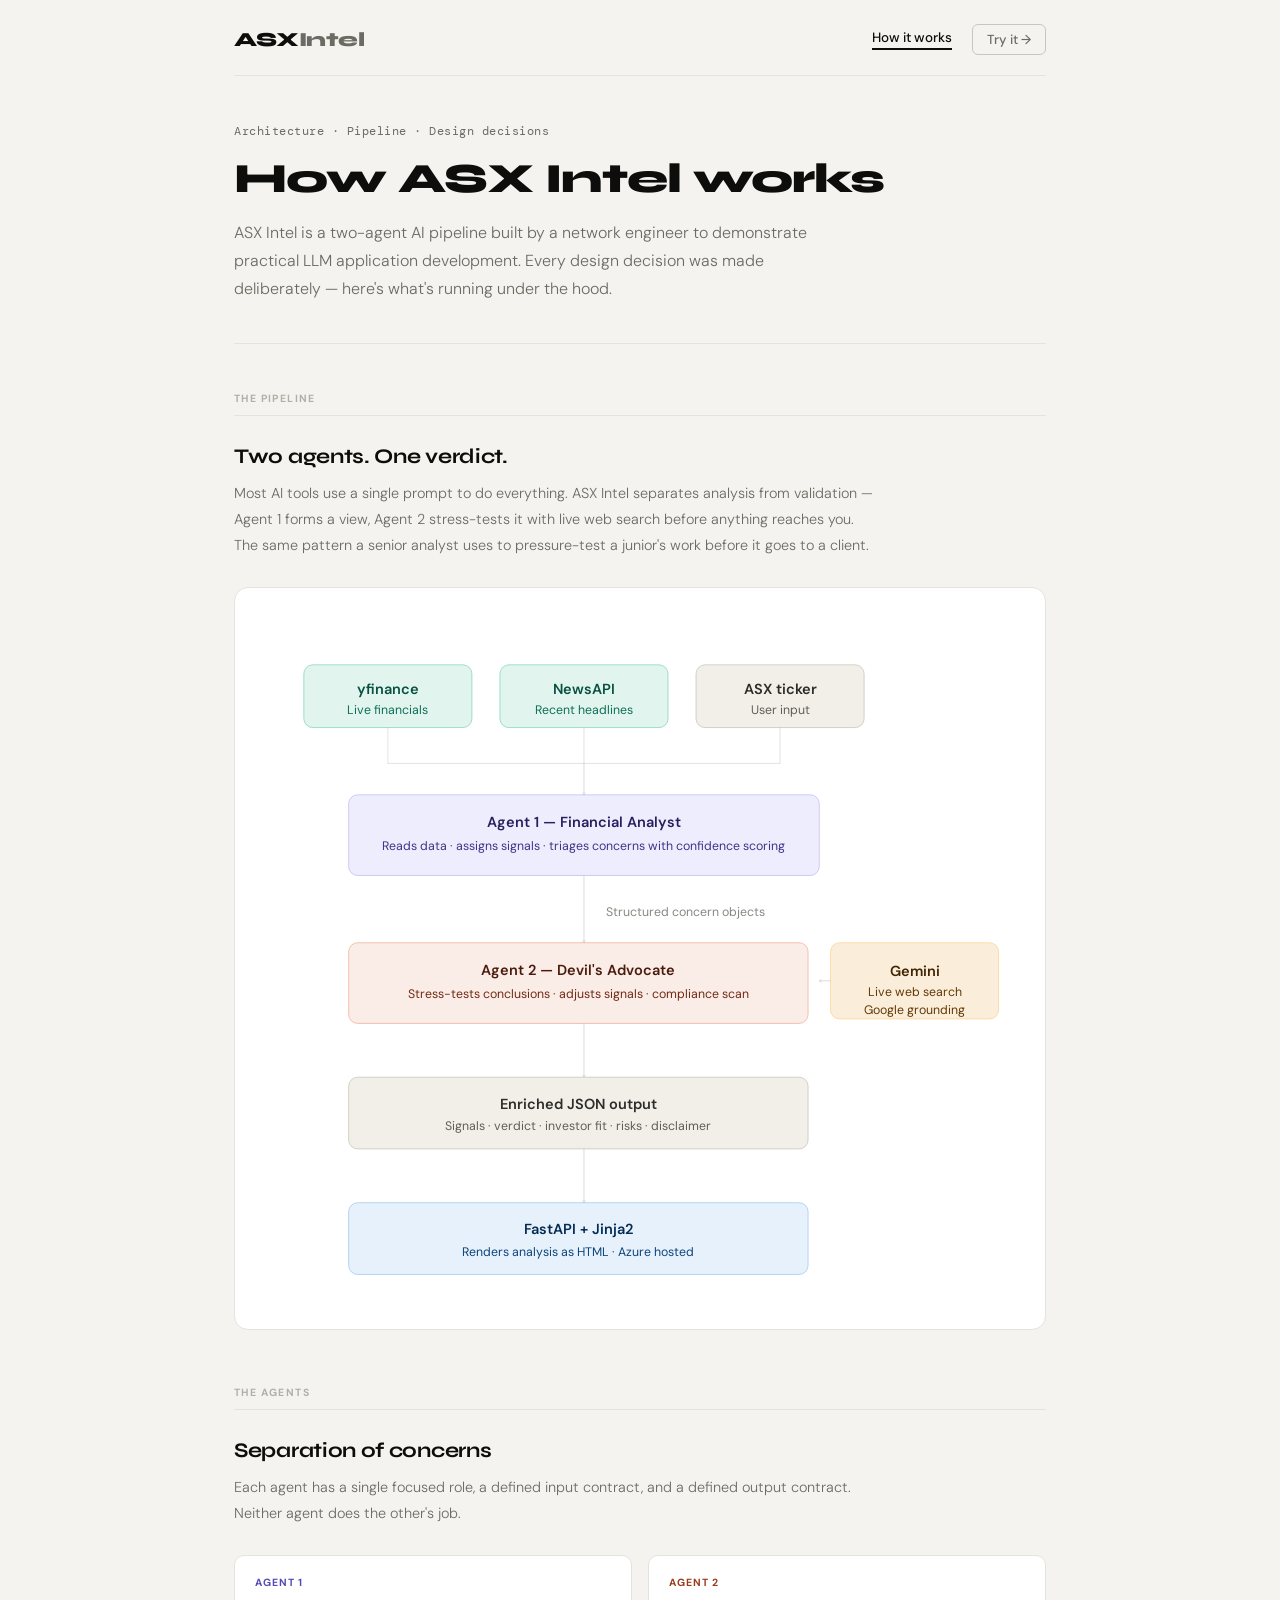
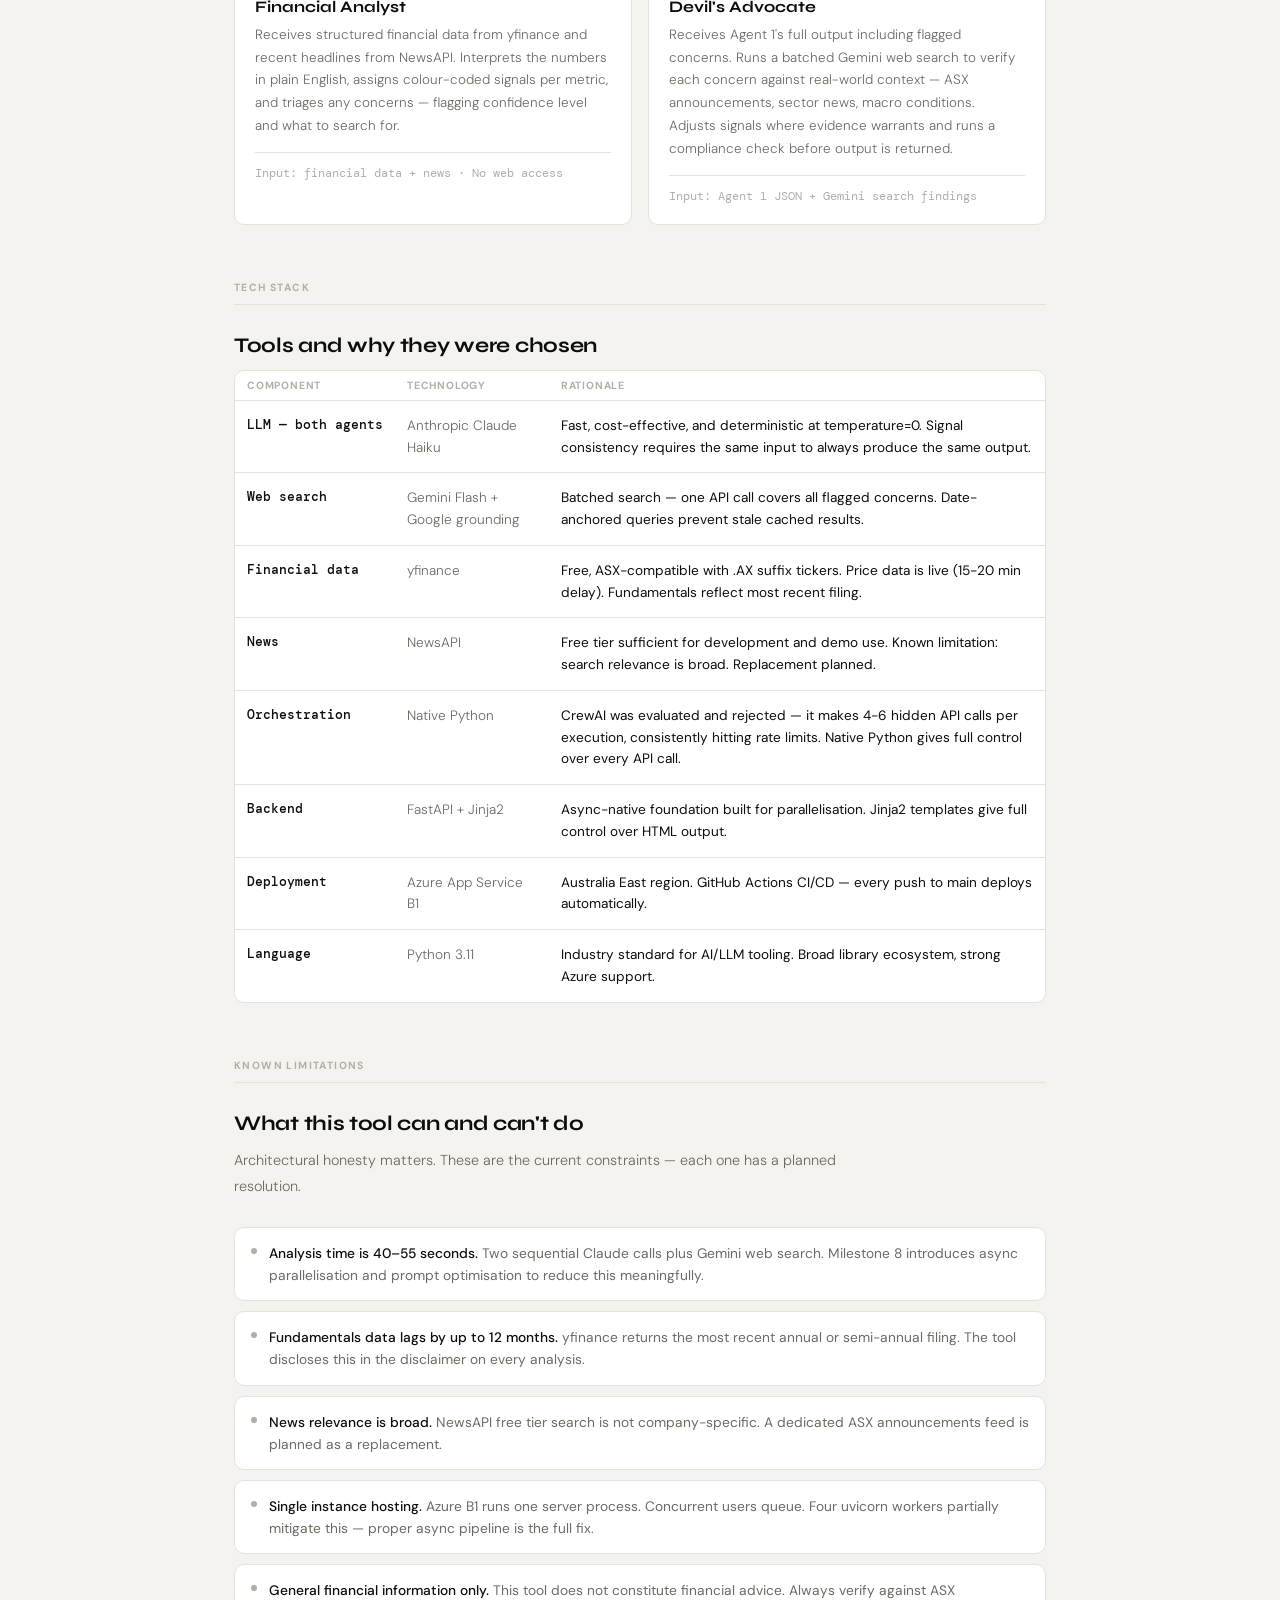
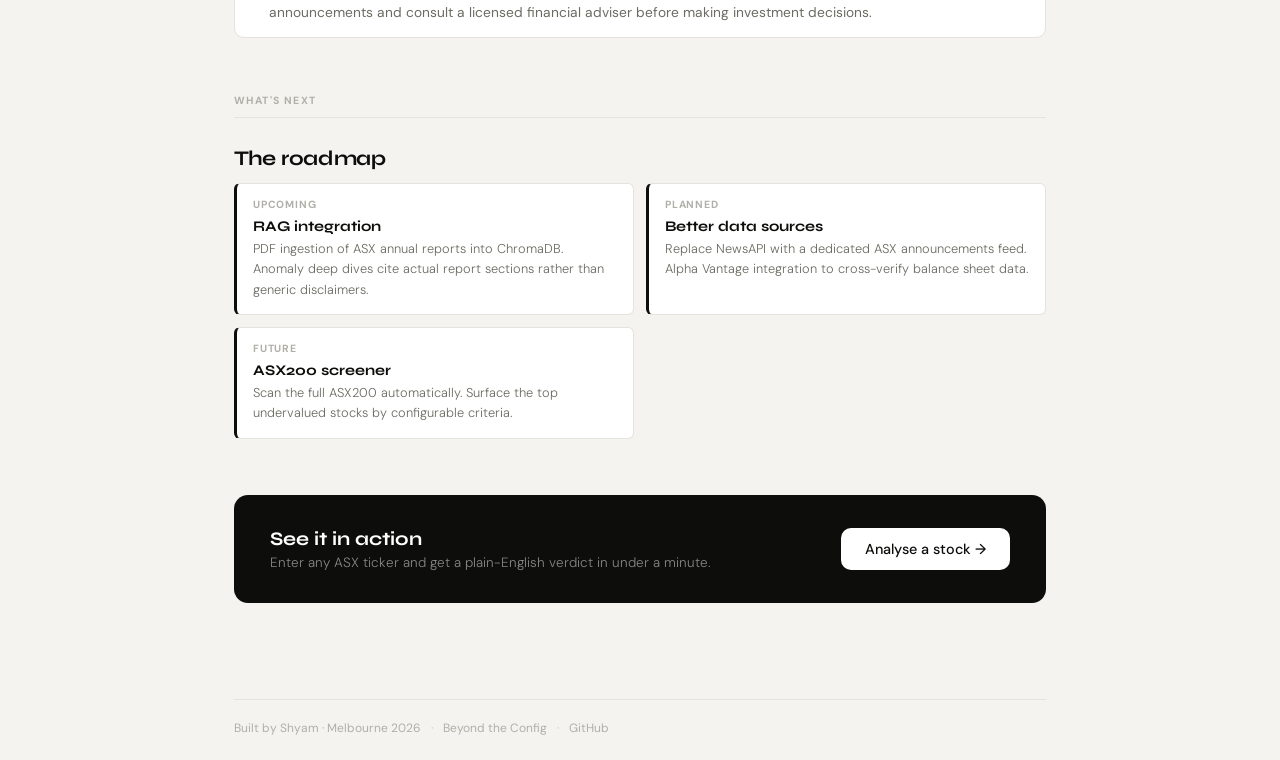
<file: templates/howitworks.html>
<!DOCTYPE html>
<html lang="en">
<head>
    <meta charset="UTF-8">
    <meta name="viewport" content="width=device-width, initial-scale=1.0">
    <title>How It Works — ASX Intel</title>
    <link rel="preconnect" href="https://fonts.googleapis.com">
    <link href="https://fonts.googleapis.com/css2?family=Syne:wght@400;500;600;700;800&family=DM+Sans:ital,wght@0,300;0,400;0,500;1,300&family=DM+Mono:wght@400;500&display=swap" rel="stylesheet">
    <link rel="stylesheet" href="/static/css/style.css">
    <style>
        /* ── How It Works specific styles ── */
        .hiw-hero {
            padding: 48px 0 40px;
            border-bottom: 1px solid var(--border);
            margin-bottom: 48px;
        }
        .hiw-eyebrow {
            font-family: var(--font-mono);
            font-size: 0.72rem;
            color: var(--ink-muted);
            letter-spacing: 0.5px;
            margin-bottom: 16px;
        }
        .hiw-title {
            font-family: var(--font-display);
            font-size: clamp(1.8rem, 4vw, 2.6rem);
            font-weight: 800;
            letter-spacing: -1px;
            color: var(--ink);
            margin-bottom: 16px;
            line-height: 1.15;
        }
        .hiw-lead {
            font-size: 1.0rem;
            font-weight: 300;
            line-height: 1.75;
            color: var(--ink-muted);
            max-width: 580px;
        }

        /* ── Section titles ── */
        .hiw-section {
            margin-bottom: 56px;
        }
        .hiw-section-label {
            font-size: 0.65rem;
            font-weight: 700;
            letter-spacing: 1.4px;
            text-transform: uppercase;
            color: var(--ink-faint);
            padding-bottom: 10px;
            border-bottom: 1px solid var(--border);
            margin-bottom: 28px;
        }
        .hiw-section-title {
            font-family: var(--font-display);
            font-size: 1.3rem;
            font-weight: 700;
            letter-spacing: -0.3px;
            color: var(--ink);
            margin-bottom: 12px;
        }
        .hiw-section-body {
            font-size: 0.9rem;
            font-weight: 300;
            line-height: 1.8;
            color: var(--ink-muted);
            max-width: 640px;
            margin-bottom: 28px;
        }

        /* ── Pipeline diagram container ── */
        .diagram-wrap {
            background: var(--surface);
            border: 1px solid var(--border);
            border-radius: var(--radius-lg);
            padding: 32px 24px;
            margin-bottom: 16px;
        }

        /* ── Agent cards ── */
        .agent-grid {
            display: grid;
            grid-template-columns: 1fr 1fr;
            gap: 16px;
            margin-bottom: 28px;
        }
        .agent-card {
            background: var(--surface);
            border: 1px solid var(--border);
            border-radius: var(--radius-md);
            padding: 20px;
        }
        .agent-card-tag {
            font-size: 0.65rem;
            font-weight: 700;
            letter-spacing: 1px;
            text-transform: uppercase;
            margin-bottom: 8px;
        }
        .agent-card-tag.tag-purple { color: #534AB7; }
        .agent-card-tag.tag-coral  { color: #993C1D; }
        .agent-card-name {
            font-family: var(--font-display);
            font-size: 1.0rem;
            font-weight: 700;
            color: var(--ink);
            margin-bottom: 8px;
        }
        .agent-card-body {
            font-size: 0.84rem;
            font-weight: 300;
            line-height: 1.7;
            color: var(--ink-muted);
        }
        .agent-card-meta {
            margin-top: 14px;
            padding-top: 12px;
            border-top: 1px solid var(--border);
            font-size: 0.76rem;
            color: var(--ink-faint);
            font-family: var(--font-mono);
        }

        /* ── Tech stack table ── */
        .stack-table {
            width: 100%;
            border-collapse: collapse;
        }
        .stack-table th {
            font-size: 0.65rem;
            font-weight: 700;
            letter-spacing: 0.8px;
            text-transform: uppercase;
            color: var(--ink-faint);
            text-align: left;
            padding: 8px 12px;
            border-bottom: 1px solid var(--border);
        }
        .stack-table td {
            font-size: 0.85rem;
            padding: 14px 12px;
            border-bottom: 1px solid var(--border);
            vertical-align: top;
            line-height: 1.6;
        }
        .stack-table tr:last-child td { border-bottom: none; }
        .stack-table td:first-child {
            font-family: var(--font-mono);
            font-size: 0.8rem;
            font-weight: 500;
            color: var(--ink);
            white-space: nowrap;
            width: 160px;
        }
        .stack-table td:nth-child(2) {
            color: var(--ink-muted);
            font-weight: 300;
        }

        /* ── Limitations list ── */
        .limit-list {
            display: flex;
            flex-direction: column;
            gap: 10px;
            margin-bottom: 28px;
        }
        .limit-item {
            display: flex;
            align-items: flex-start;
            gap: 12px;
            background: var(--surface);
            border: 1px solid var(--border);
            border-radius: var(--radius-md);
            padding: 14px 16px;
            font-size: 0.86rem;
            line-height: 1.6;
            color: var(--ink-muted);
        }
        .limit-dot {
            width: 6px;
            height: 6px;
            border-radius: 50%;
            background: var(--ink-faint);
            flex-shrink: 0;
            margin-top: 6px;
        }

        /* ── Next up list ── */
        .next-grid {
            display: grid;
            grid-template-columns: 1fr 1fr;
            gap: 12px;
        }
        .next-card {
            background: var(--surface);
            border: 1px solid var(--border);
            border-left: 3px solid var(--ink);
            border-radius: var(--radius-sm);
            padding: 14px 16px;
        }
        .next-card-label {
            font-size: 0.65rem;
            font-weight: 700;
            letter-spacing: 0.8px;
            text-transform: uppercase;
            color: var(--ink-faint);
            margin-bottom: 6px;
        }
        .next-card-title {
            font-family: var(--font-display);
            font-size: 0.92rem;
            font-weight: 700;
            color: var(--ink);
            margin-bottom: 4px;
        }
        .next-card-body {
            font-size: 0.8rem;
            font-weight: 300;
            color: var(--ink-muted);
            line-height: 1.6;
        }

        /* ── CTA ── */
        .hiw-cta {
            background: var(--ink);
            color: #fff;
            border-radius: var(--radius-lg);
            padding: 32px 36px;
            display: flex;
            align-items: center;
            justify-content: space-between;
            gap: 24px;
            margin-bottom: 48px;
            flex-wrap: wrap;
        }
        .hiw-cta-text {
            font-family: var(--font-display);
            font-size: 1.2rem;
            font-weight: 700;
            color: #fff;
        }
        .hiw-cta-sub {
            font-size: 0.84rem;
            color: rgba(255,255,255,0.5);
            margin-top: 4px;
            font-weight: 300;
        }
        .hiw-cta-btn {
            background: #fff;
            color: var(--ink);
            border: none;
            border-radius: var(--radius-md);
            padding: 12px 24px;
            font-family: var(--font-body);
            font-size: 0.9rem;
            font-weight: 500;
            cursor: pointer;
            text-decoration: none;
            white-space: nowrap;
            transition: opacity 0.15s;
        }
        .hiw-cta-btn:hover { opacity: 0.85; }

        /* ── Mobile ── */
        @media (max-width: 640px) {
            .agent-grid { grid-template-columns: 1fr; }
            .next-grid { grid-template-columns: 1fr; }
            .hiw-cta { flex-direction: column; align-items: flex-start; }
            .stack-table td:first-child { width: 120px; }
        }
    </style>
</head>
<body>

<div class="page-shell results-shell">

    <!-- ── Header ── -->
    <header class="site-header">
        <a href="/" class="logo">ASX<span>Intel</span></a>
        <nav style="display:flex; gap:20px; align-items:center;">
            <a href="/how-it-works" style="font-size:0.84rem; font-weight:500; color:var(--ink); border-bottom: 2px solid var(--ink); padding-bottom:2px;">How it works</a>
            <a href="/" class="new-search-btn">Try it →</a>
        </nav>
    </header>

    <main style="padding: 0 0 48px;">

        <!-- ── Hero ── -->
        <div class="hiw-hero">
            <div class="hiw-eyebrow">Architecture · Pipeline · Design decisions</div>
            <h1 class="hiw-title">How ASX Intel works</h1>
            <p class="hiw-lead">
                ASX Intel is a two-agent AI pipeline built by a network engineer
                to demonstrate practical LLM application development. Every design
                decision was made deliberately — here's what's running under the hood.
            </p>
        </div>

        <!-- ── Section 1: Pipeline ── -->
        <div class="hiw-section">
            <div class="hiw-section-label">The pipeline</div>
            <h2 class="hiw-section-title">Two agents. One verdict.</h2>
            <p class="hiw-section-body">
                Most AI tools use a single prompt to do everything. ASX Intel separates
                analysis from validation — Agent 1 forms a view, Agent 2 stress-tests it
                with live web search before anything reaches you. The same pattern a
                senior analyst uses to pressure-test a junior's work before it goes to a client.
            </p>

            <div class="diagram-wrap">
                <svg width="100%" viewBox="0 0 680 600">
                    <defs>
                        <marker id="arrow" viewBox="0 0 10 10" refX="8" refY="5" markerWidth="6" markerHeight="6" orient="auto-start-reverse">
                            <path d="M2 1L8 5L2 9" fill="none" stroke="context-stroke" stroke-width="1.5" stroke-linecap="round" stroke-linejoin="round"/>
                        </marker>
                    </defs>

                    <!-- Data sources -->
                    <rect x="40" y="40" width="150" height="56" rx="8" fill="#E1F5EE" stroke="#5DCAA5" stroke-width="0.5"/>
                    <text x="115" y="62" text-anchor="middle" dominant-baseline="central" font-family="DM Sans, sans-serif" font-size="13" font-weight="600" fill="#085041">yfinance</text>
                    <text x="115" y="80" text-anchor="middle" dominant-baseline="central" font-family="DM Sans, sans-serif" font-size="11" fill="#0F6E56">Live financials</text>

                    <rect x="215" y="40" width="150" height="56" rx="8" fill="#E1F5EE" stroke="#5DCAA5" stroke-width="0.5"/>
                    <text x="290" y="62" text-anchor="middle" dominant-baseline="central" font-family="DM Sans, sans-serif" font-size="13" font-weight="600" fill="#085041">NewsAPI</text>
                    <text x="290" y="80" text-anchor="middle" dominant-baseline="central" font-family="DM Sans, sans-serif" font-size="11" fill="#0F6E56">Recent headlines</text>

                    <rect x="390" y="40" width="150" height="56" rx="8" fill="#F1EFE8" stroke="#B4B2A9" stroke-width="0.5"/>
                    <text x="465" y="62" text-anchor="middle" dominant-baseline="central" font-family="DM Sans, sans-serif" font-size="13" font-weight="600" fill="#2C2C2A">ASX ticker</text>
                    <text x="465" y="80" text-anchor="middle" dominant-baseline="central" font-family="DM Sans, sans-serif" font-size="11" fill="#5F5E5A">User input</text>

                    <!-- Collector lines -->
                    <line x1="115" y1="96" x2="115" y2="128" stroke="#888780" stroke-width="0.5" opacity="0.4"/>
                    <line x1="290" y1="96" x2="290" y2="128" stroke="#888780" stroke-width="0.5" opacity="0.4"/>
                    <line x1="465" y1="96" x2="465" y2="128" stroke="#888780" stroke-width="0.5" opacity="0.4"/>
                    <line x1="115" y1="128" x2="465" y2="128" stroke="#888780" stroke-width="0.5" opacity="0.4"/>
                    <line x1="290" y1="128" x2="290" y2="156" stroke="#888780" stroke-width="0.5" opacity="0.5" marker-end="url(#arrow)"/>

                    <!-- Agent 1 -->
                    <rect x="80" y="156" width="420" height="72" rx="8" fill="#EEEDFE" stroke="#AFA9EC" stroke-width="0.5"/>
                    <text x="290" y="181" text-anchor="middle" dominant-baseline="central" font-family="DM Sans, sans-serif" font-size="13" font-weight="600" fill="#26215C">Agent 1 — Financial Analyst</text>
                    <text x="290" y="202" text-anchor="middle" dominant-baseline="central" font-family="DM Sans, sans-serif" font-size="11" fill="#3C3489">Reads data · assigns signals · triages concerns with confidence scoring</text>

                    <!-- Arrow Agent 1 → Agent 2 -->
                    <line x1="290" y1="228" x2="290" y2="288" stroke="#888780" stroke-width="0.5" opacity="0.5" marker-end="url(#arrow)"/>
                    <text x="310" y="261" dominant-baseline="central" font-family="DM Sans, sans-serif" font-size="11" fill="#888780">Structured concern objects</text>

                    <!-- Gemini -->
                    <rect x="510" y="288" width="150" height="68" rx="8" fill="#FAEEDA" stroke="#FAC775" stroke-width="0.5"/>
                    <text x="585" y="314" text-anchor="middle" dominant-baseline="central" font-family="DM Sans, sans-serif" font-size="13" font-weight="600" fill="#412402">Gemini</text>
                    <text x="585" y="332" text-anchor="middle" dominant-baseline="central" font-family="DM Sans, sans-serif" font-size="11" fill="#633806">Live web search</text>
                    <text x="585" y="348" text-anchor="middle" dominant-baseline="central" font-family="DM Sans, sans-serif" font-size="11" fill="#633806">Google grounding</text>
                    <line x1="510" y1="322" x2="500" y2="322" stroke="#888780" stroke-width="0.5" opacity="0.5" marker-end="url(#arrow)"/>

                    <!-- Agent 2 -->
                    <rect x="80" y="288" width="410" height="72" rx="8" fill="#FAECE7" stroke="#F0997B" stroke-width="0.5"/>
                    <text x="285" y="313" text-anchor="middle" dominant-baseline="central" font-family="DM Sans, sans-serif" font-size="13" font-weight="600" fill="#4A1B0C">Agent 2 — Devil's Advocate</text>
                    <text x="285" y="334" text-anchor="middle" dominant-baseline="central" font-family="DM Sans, sans-serif" font-size="11" fill="#712B13">Stress-tests conclusions · adjusts signals · compliance scan</text>

                    <!-- Arrow Agent 2 → Output -->
                    <line x1="290" y1="360" x2="290" y2="408" stroke="#888780" stroke-width="0.5" opacity="0.5" marker-end="url(#arrow)"/>

                    <!-- Output -->
                    <rect x="80" y="408" width="410" height="64" rx="8" fill="#F1EFE8" stroke="#B4B2A9" stroke-width="0.5"/>
                    <text x="285" y="432" text-anchor="middle" dominant-baseline="central" font-family="DM Sans, sans-serif" font-size="13" font-weight="600" fill="#2C2C2A">Enriched JSON output</text>
                    <text x="285" y="452" text-anchor="middle" dominant-baseline="central" font-family="DM Sans, sans-serif" font-size="11" fill="#5F5E5A">Signals · verdict · investor fit · risks · disclaimer</text>

                    <!-- Arrow Output → FastAPI -->
                    <line x1="290" y1="472" x2="290" y2="520" stroke="#888780" stroke-width="0.5" opacity="0.5" marker-end="url(#arrow)"/>

                    <!-- FastAPI -->
                    <rect x="80" y="520" width="410" height="64" rx="8" fill="#E6F1FB" stroke="#85B7EB" stroke-width="0.5"/>
                    <text x="285" y="544" text-anchor="middle" dominant-baseline="central" font-family="DM Sans, sans-serif" font-size="13" font-weight="600" fill="#042C53">FastAPI + Jinja2</text>
                    <text x="285" y="564" text-anchor="middle" dominant-baseline="central" font-family="DM Sans, sans-serif" font-size="11" fill="#0C447C">Renders analysis as HTML · Azure hosted</text>
                </svg>
            </div>
        </div>

        <!-- ── Section 2: The two agents ── -->
        <div class="hiw-section">
            <div class="hiw-section-label">The agents</div>
            <h2 class="hiw-section-title">Separation of concerns</h2>
            <p class="hiw-section-body">
                Each agent has a single focused role, a defined input contract, and a defined
                output contract. Neither agent does the other's job.
            </p>

            <div class="agent-grid">
                <div class="agent-card">
                    <div class="agent-card-tag tag-purple">Agent 1</div>
                    <div class="agent-card-name">Financial Analyst</div>
                    <div class="agent-card-body">
                        Receives structured financial data from yfinance and recent headlines
                        from NewsAPI. Interprets the numbers in plain English, assigns colour-coded
                        signals per metric, and triages any concerns — flagging confidence level
                        and what to search for.
                    </div>
                    <div class="agent-card-meta">Input: financial data + news · No web access</div>
                </div>
                <div class="agent-card">
                    <div class="agent-card-tag tag-coral">Agent 2</div>
                    <div class="agent-card-name">Devil's Advocate</div>
                    <div class="agent-card-body">
                        Receives Agent 1's full output including flagged concerns. Runs a batched
                        Gemini web search to verify each concern against real-world context —
                        ASX announcements, sector news, macro conditions. Adjusts signals where
                        evidence warrants and runs a compliance check before output is returned.
                    </div>
                    <div class="agent-card-meta">Input: Agent 1 JSON + Gemini search findings</div>
                </div>
            </div>
        </div>

        <!-- ── Section 3: Tech stack ── -->
        <div class="hiw-section">
            <div class="hiw-section-label">Tech stack</div>
            <h2 class="hiw-section-title">Tools and why they were chosen</h2>

            <div style="background: var(--surface); border: 1px solid var(--border); border-radius: var(--radius-md); overflow: hidden; margin-bottom: 16px;">
                <table class="stack-table">
                    <thead>
                        <tr>
                            <th>Component</th>
                            <th>Technology</th>
                            <th>Rationale</th>
                        </tr>
                    </thead>
                    <tbody>
                        <tr>
                            <td>LLM — both agents</td>
                            <td>Anthropic Claude Haiku</td>
                            <td>Fast, cost-effective, and deterministic at temperature=0. Signal consistency requires the same input to always produce the same output.</td>
                        </tr>
                        <tr>
                            <td>Web search</td>
                            <td>Gemini Flash + Google grounding</td>
                            <td>Batched search — one API call covers all flagged concerns. Date-anchored queries prevent stale cached results.</td>
                        </tr>
                        <tr>
                            <td>Financial data</td>
                            <td>yfinance</td>
                            <td>Free, ASX-compatible with .AX suffix tickers. Price data is live (15-20 min delay). Fundamentals reflect most recent filing.</td>
                        </tr>
                        <tr>
                            <td>News</td>
                            <td>NewsAPI</td>
                            <td>Free tier sufficient for development and demo use. Known limitation: search relevance is broad. Replacement planned.</td>
                        </tr>
                        <tr>
                            <td>Orchestration</td>
                            <td>Native Python</td>
                            <td>CrewAI was evaluated and rejected — it makes 4-6 hidden API calls per execution, consistently hitting rate limits. Native Python gives full control over every API call.</td>
                        </tr>
                        <tr>
                            <td>Backend</td>
                            <td>FastAPI + Jinja2</td>
                            <td>Async-native foundation built for parallelisation. Jinja2 templates give full control over HTML output.</td>
                        </tr>
                        <tr>
                            <td>Deployment</td>
                            <td>Azure App Service B1</td>
                            <td>Australia East region. GitHub Actions CI/CD — every push to main deploys automatically.</td>
                        </tr>
                        <tr>
                            <td>Language</td>
                            <td>Python 3.11</td>
                            <td>Industry standard for AI/LLM tooling. Broad library ecosystem, strong Azure support.</td>
                        </tr>
                    </tbody>
                </table>
            </div>
        </div>

        <!-- ── Section 4: Known limitations ── -->
        <div class="hiw-section">
            <div class="hiw-section-label">Known limitations</div>
            <h2 class="hiw-section-title">What this tool can and can't do</h2>
            <p class="hiw-section-body">
                Architectural honesty matters. These are the current constraints — each one
                has a planned resolution.
            </p>

            <div class="limit-list">
                <div class="limit-item">
                    <div class="limit-dot"></div>
                    <div><strong style="color: var(--ink); font-weight:500;">Analysis time is 40–55 seconds.</strong> Two sequential Claude calls plus Gemini web search. Milestone 8 introduces async parallelisation and prompt optimisation to reduce this meaningfully.</div>
                </div>
                <div class="limit-item">
                    <div class="limit-dot"></div>
                    <div><strong style="color: var(--ink); font-weight:500;">Fundamentals data lags by up to 12 months.</strong> yfinance returns the most recent annual or semi-annual filing. The tool discloses this in the disclaimer on every analysis.</div>
                </div>
                <div class="limit-item">
                    <div class="limit-dot"></div>
                    <div><strong style="color: var(--ink); font-weight:500;">News relevance is broad.</strong> NewsAPI free tier search is not company-specific. A dedicated ASX announcements feed is planned as a replacement.</div>
                </div>
                <div class="limit-item">
                    <div class="limit-dot"></div>
                    <div><strong style="color: var(--ink); font-weight:500;">Single instance hosting.</strong> Azure B1 runs one server process. Concurrent users queue. Four uvicorn workers partially mitigate this — proper async pipeline is the full fix.</div>
                </div>
                <div class="limit-item">
                    <div class="limit-dot"></div>
                    <div><strong style="color: var(--ink); font-weight:500;">General financial information only.</strong> This tool does not constitute financial advice. Always verify against ASX announcements and consult a licensed financial adviser before making investment decisions.</div>
                </div>
            </div>
        </div>

        <!-- ── Section 5: What's next ── -->
        <div class="hiw-section">
            <div class="hiw-section-label">What's next</div>
            <h2 class="hiw-section-title">The roadmap</h2>

            <div class="next-grid">
                <div class="next-card">
                    <div class="next-card-label">Upcoming</div>
                    <div class="next-card-title">RAG integration</div>
                    <div class="next-card-body">PDF ingestion of ASX annual reports into ChromaDB. Anomaly deep dives cite actual report sections rather than generic disclaimers.</div>
                </div>
                <div class="next-card">
                    <div class="next-card-label">Planned</div>
                    <div class="next-card-title">Better data sources</div>
                    <div class="next-card-body">Replace NewsAPI with a dedicated ASX announcements feed. Alpha Vantage integration to cross-verify balance sheet data.</div>
                </div>
                <div class="next-card">
                    <div class="next-card-label">Future</div>
                    <div class="next-card-title">ASX200 screener</div>
                    <div class="next-card-body">Scan the full ASX200 automatically. Surface the top undervalued stocks by configurable criteria.</div>
                </div>
            </div>
        </div>

        <!-- ── CTA ── -->
        <div class="hiw-cta">
            <div>
                <div class="hiw-cta-text">See it in action</div>
                <div class="hiw-cta-sub">Enter any ASX ticker and get a plain-English verdict in under a minute.</div>
            </div>
            <a href="/" class="hiw-cta-btn">Analyse a stock →</a>
        </div>

    </main>

    <!-- ── Footer ── -->
    <footer class="site-footer">
        <span>Built by Shyam · Melbourne 2026</span>
        <span class="footer-dot">·</span>
        <a href="https://open.substack.com/pub/itzshyam" target="_blank">Beyond the Config</a>
        <span class="footer-dot">·</span>
        <a href="https://github.com/itzshyam/asx-intel-public" target="_blank">GitHub</a>
    </footer>

</div>

</body>
</html>
</file>
<file: static/css/style.css>
/* ═══════════════════════════════════════════════════════════
   ASX Intel — Stylesheet
   Design language: Editorial financial intelligence
   Fonts: Syne (display) + DM Sans (body) + DM Mono (data)
═══════════════════════════════════════════════════════════ */

/* ── Variables ──────────────────────────────────────────── */
:root {
    --bg:           #f4f3ef;
    --surface:      #ffffff;
    --ink:          #0d0d0b;
    --ink-muted:    #6b6b63;
    --ink-faint:    #b0afa8;
    --border:       #e4e3dc;
    --border-dark:  #c8c7bf;
    --accent:       #0d0d0b;

    --green-bg:     #eef7f0;
    --green-border: #aed9b8;
    --green-text:   #1a5c2a;

    --yellow-bg:    #fdf8e8;
    --yellow-border:#e8d87a;
    --yellow-text:  #6b5a00;

    --red-bg:       #fdf0ef;
    --red-border:   #f0b8b4;
    --red-text:     #7a1c18;

    --radius-sm:    6px;
    --radius-md:    10px;
    --radius-lg:    14px;

    --font-display: 'Syne', sans-serif;
    --font-body:    'DM Sans', sans-serif;
    --font-mono:    'DM Mono', monospace;
}

/* ── Reset & base ───────────────────────────────────────── */
*, *::before, *::after { box-sizing: border-box; margin: 0; padding: 0; }

html { font-size: 16px; -webkit-font-smoothing: antialiased; }

body {
    font-family: var(--font-body);
    background: var(--bg);
    color: var(--ink);
    min-height: 100vh;
}

a { color: inherit; text-decoration: none; }
a:hover { opacity: 0.7; }

/* ── Page shell ─────────────────────────────────────────── */
.page-shell {
    min-height: 100vh;
    display: flex;
    flex-direction: column;
    max-width: 900px;
    margin: 0 auto;
    padding: 0 24px;
}

/* ── Header ─────────────────────────────────────────────── */
.site-header {
    display: flex;
    align-items: center;
    justify-content: space-between;
    padding: 24px 0 20px;
    border-bottom: 1px solid var(--border);
    margin-bottom: 0;
}

.logo {
    font-family: var(--font-display);
    font-size: 1.25rem;
    font-weight: 800;
    letter-spacing: -0.5px;
    color: var(--ink);
}
.logo span { color: var(--ink-muted); }

.header-tag {
    font-size: 0.72rem;
    font-weight: 500;
    letter-spacing: 1px;
    text-transform: uppercase;
    color: var(--ink-faint);
}

.new-search-btn {
    font-size: 0.82rem;
    font-weight: 500;
    color: var(--ink-muted);
    padding: 6px 14px;
    border: 1px solid var(--border-dark);
    border-radius: var(--radius-sm);
    transition: all 0.15s;
}
.new-search-btn:hover {
    background: var(--ink);
    color: #fff;
    opacity: 1;
    border-color: var(--ink);
}

/* ── Hero (landing page) ────────────────────────────────── */
.hero {
    flex: 1;
    display: flex;
    flex-direction: column;
    justify-content: center;
    padding: 72px 0 48px;
    max-width: 640px;
}

.hero-eyebrow {
    font-family: var(--font-mono);
    font-size: 0.72rem;
    color: var(--ink-muted);
    letter-spacing: 0.5px;
    margin-bottom: 20px;
}

.hero-title {
    font-family: var(--font-display);
    font-size: clamp(2.4rem, 6vw, 3.6rem);
    font-weight: 800;
    line-height: 1.1;
    letter-spacing: -1.5px;
    color: var(--ink);
    margin-bottom: 20px;
}
.hero-title-muted { color: var(--ink-muted); }

.hero-body {
    font-size: 1.0rem;
    font-weight: 300;
    line-height: 1.7;
    color: var(--ink-muted);
    margin-bottom: 36px;
    max-width: 520px;
}

/* ── Search form ────────────────────────────────────────── */
.search-form { width: 100%; }

.search-row {
    display: flex;
    gap: 10px;
    align-items: stretch;
}

.search-input-wrap {
    flex: 1;
    display: flex;
    align-items: center;
    background: var(--surface);
    border: 1.5px solid var(--border-dark);
    border-radius: var(--radius-md);
    overflow: hidden;
    transition: border-color 0.2s;
}
.search-input-wrap:focus-within {
    border-color: var(--ink);
    box-shadow: 0 0 0 3px rgba(13,13,11,0.06);
}

.search-prefix {
    font-family: var(--font-mono);
    font-size: 0.75rem;
    font-weight: 500;
    color: var(--ink-faint);
    padding: 0 12px 0 16px;
    letter-spacing: 1px;
    border-right: 1px solid var(--border);
    white-space: nowrap;
    user-select: none;
}

.search-input-wrap input {
    flex: 1;
    border: none;
    outline: none;
    background: transparent;
    font-family: var(--font-display);
    font-size: 1.05rem;
    font-weight: 600;
    letter-spacing: 0.5px;
    color: var(--ink);
    padding: 14px 16px;
    text-transform: uppercase;
}
.search-input-wrap input::placeholder {
    font-family: var(--font-body);
    font-weight: 300;
    font-size: 0.9rem;
    letter-spacing: 0;
    text-transform: none;
    color: var(--ink-faint);
}

.analyse-btn {
    background: var(--ink);
    color: #fff;
    border: none;
    border-radius: var(--radius-md);
    padding: 14px 28px;
    font-family: var(--font-body);
    font-size: 0.9rem;
    font-weight: 500;
    cursor: pointer;
    white-space: nowrap;
    transition: background 0.15s, transform 0.1s;
    display: flex;
    align-items: center;
    gap: 8px;
}
.analyse-btn:hover { background: #2a2a28; transform: translateY(-1px); }
.analyse-btn:active { transform: translateY(0); }

/* Dot pulse loader inside button */
.dot-pulse {
    display: inline-block;
    width: 6px;
    height: 6px;
    border-radius: 50%;
    background: #fff;
    animation: dotPulse 1.2s ease-in-out infinite;
}
@keyframes dotPulse {
    0%, 100% { opacity: 0.3; transform: scale(0.8); }
    50% { opacity: 1; transform: scale(1.2); }
}

.form-error {
    margin-top: 12px;
    padding: 10px 14px;
    background: var(--red-bg);
    border: 1px solid var(--red-border);
    border-radius: var(--radius-sm);
    font-size: 0.84rem;
    color: var(--red-text);
}

/* ── Loading overlay ────────────────────────────────────── */
.loading-overlay {
    position: fixed;
    inset: 0;
    background: rgba(244,243,239,0.92);
    backdrop-filter: blur(4px);
    display: flex;
    align-items: center;
    justify-content: center;
    z-index: 100;
}

.loading-card {
    background: var(--surface);
    border: 1px solid var(--border);
    border-radius: var(--radius-lg);
    padding: 36px 40px;
    text-align: center;
    max-width: 340px;
    width: 90%;
    box-shadow: 0 8px 40px rgba(0,0,0,0.08);
}

.loading-spinner {
    width: 32px;
    height: 32px;
    border: 2.5px solid var(--border);
    border-top-color: var(--ink);
    border-radius: 50%;
    animation: spin 0.8s linear infinite;
    margin: 0 auto 20px;
}
@keyframes spin { to { transform: rotate(360deg); } }

.loading-stage {
    font-family: var(--font-display);
    font-size: 1.0rem;
    font-weight: 600;
    color: var(--ink);
    margin-bottom: 8px;
    min-height: 1.5em;
    transition: opacity 0.3s;
}

.loading-sub {
    font-size: 0.78rem;
    color: var(--ink-faint);
    margin-bottom: 20px;
}

.loading-progress {
    background: var(--border);
    border-radius: 999px;
    height: 3px;
    overflow: hidden;
}
.loading-bar {
    height: 100%;
    background: var(--ink);
    border-radius: 999px;
    width: 0%;
    transition: width 0.8s ease;
}

/* ── Feature pills ──────────────────────────────────────── */
.feature-pills {
    display: flex;
    flex-wrap: wrap;
    gap: 8px;
    margin-top: 32px;
}
.pill {
    font-size: 0.76rem;
    font-weight: 400;
    color: var(--ink-muted);
    background: var(--surface);
    border: 1px solid var(--border);
    border-radius: 999px;
    padding: 5px 12px;
}

/* ── Footer ─────────────────────────────────────────────── */
.site-footer {
    padding: 20px 0 24px;
    border-top: 1px solid var(--border);
    font-size: 0.75rem;
    color: var(--ink-faint);
    display: flex;
    gap: 10px;
    align-items: center;
    flex-wrap: wrap;
    margin-top: auto;
}
.footer-dot { color: var(--border-dark); }
.site-footer a:hover { color: var(--ink); opacity: 1; }

/* ═══════════════════════════════════════════════════════════
   RESULTS PAGE
═══════════════════════════════════════════════════════════ */

.results-shell { max-width: 860px; }

.results-main {
    padding: 36px 0 48px;
}

/* ── Company header ─────────────────────────────────────── */
.company-header {
    margin-bottom: 24px;
}
.company-name {
    font-family: var(--font-display);
    font-size: clamp(1.5rem, 4vw, 2.2rem);
    font-weight: 700;
    letter-spacing: -0.5px;
    color: var(--ink);
    margin-bottom: 4px;
}
.company-meta {
    font-size: 0.82rem;
    color: var(--ink-muted);
    font-weight: 300;
}

/* ── Metric strip ───────────────────────────────────────── */
.metric-strip {
    display: grid;
    grid-template-columns: repeat(4, 1fr);
    gap: 10px;
    margin-bottom: 16px;
}
.metric-card {
    background: var(--surface);
    border: 1px solid var(--border);
    border-radius: var(--radius-md);
    padding: 14px 16px;
}
.metric-label {
    font-size: 0.66rem;
    font-weight: 600;
    letter-spacing: 0.8px;
    text-transform: uppercase;
    color: var(--ink-faint);
    margin-bottom: 6px;
}
.metric-value {
    font-family: var(--font-mono);
    font-size: 0.95rem;
    font-weight: 500;
    color: var(--ink);
}

/* ── 52-week bar ────────────────────────────────────────── */
.week-bar-wrap {
    background: var(--surface);
    border: 1px solid var(--border);
    border-radius: var(--radius-md);
    padding: 14px 16px;
    margin-bottom: 20px;
}
.week-bar-label {
    font-size: 0.66rem;
    font-weight: 600;
    letter-spacing: 0.8px;
    text-transform: uppercase;
    color: var(--ink-faint);
    margin-bottom: 10px;
}
.week-bar-track {
    background: var(--border);
    border-radius: 999px;
    height: 5px;
    overflow: hidden;
    margin-bottom: 6px;
}
.week-bar-fill {
    height: 100%;
    background: var(--ink);
    border-radius: 999px;
    min-width: 4px;
}
.week-bar-ends {
    display: flex;
    justify-content: space-between;
    font-size: 0.68rem;
    color: var(--ink-faint);
}
.week-bar-pct {
    font-family: var(--font-mono);
    font-size: 0.7rem;
    color: var(--ink-muted);
}

/* ── Signal grid ────────────────────────────────────────── */
.signal-grid {
    display: grid;
    grid-template-columns: repeat(4, 1fr);
    gap: 10px;
    margin-bottom: 24px;
}
.signal-card {
    border-radius: var(--radius-md);
    padding: 18px 16px;
    text-align: center;
    border: 1px solid;
}
.signal-green { background: var(--green-bg); border-color: var(--green-border); }
.signal-yellow { background: var(--yellow-bg); border-color: var(--yellow-border); }
.signal-red { background: var(--red-bg); border-color: var(--red-border); }

.signal-title {
    font-size: 0.65rem;
    font-weight: 600;
    letter-spacing: 0.8px;
    text-transform: uppercase;
    color: var(--ink-muted);
    margin-bottom: 10px;
}
.signal-icon { font-size: 1.5rem; margin-bottom: 6px; }
.signal-verdict {
    font-family: var(--font-display);
    font-size: 0.95rem;
    font-weight: 700;
    color: var(--ink);
    margin-bottom: 4px;
}
.signal-supporting {
    font-family: var(--font-mono);
    font-size: 0.72rem;
    color: var(--ink-muted);
}

/* ── Verdict block ──────────────────────────────────────── */
.verdict-block {
    background: var(--ink);
    color: #fff;
    border-radius: var(--radius-lg);
    padding: 22px 26px;
    margin-bottom: 28px;
}
.verdict-eyebrow {
    font-size: 0.65rem;
    font-weight: 600;
    letter-spacing: 1.2px;
    text-transform: uppercase;
    color: rgba(255,255,255,0.45);
    margin-bottom: 8px;
}
.verdict-text {
    font-size: 1.0rem;
    font-weight: 400;
    line-height: 1.65;
    color: rgba(255,255,255,0.92);
}

/* ── Section blocks ─────────────────────────────────────── */
.section-block {
    margin-bottom: 28px;
}
.section-label {
    font-size: 0.65rem;
    font-weight: 700;
    letter-spacing: 1.2px;
    text-transform: uppercase;
    color: var(--ink-faint);
    padding-bottom: 10px;
    border-bottom: 1px solid var(--border);
    margin-bottom: 14px;
}
.prose-text {
    font-size: 0.9rem;
    font-weight: 300;
    line-height: 1.75;
    color: #333;
}

/* ── Analysis cards ─────────────────────────────────────── */
.card-stack { display: flex; flex-direction: column; gap: 8px; }

.analysis-card {
    display: flex;
    align-items: flex-start;
    gap: 12px;
    border-radius: var(--radius-md);
    padding: 14px 16px;
    border: 1px solid;
}
.ac-green { background: var(--green-bg); border-color: var(--green-border); }
.ac-yellow { background: var(--yellow-bg); border-color: var(--yellow-border); }
.ac-red { background: var(--red-bg); border-color: var(--red-border); }

.ac-signal { font-size: 1.05rem; flex-shrink: 0; margin-top: 1px; }
.ac-body { flex: 1; }
.ac-label {
    font-size: 0.68rem;
    font-weight: 600;
    letter-spacing: 0.5px;
    text-transform: uppercase;
    color: var(--ink-muted);
    margin-bottom: 4px;
}
.ac-text {
    font-size: 0.875rem;
    color: #333;
    line-height: 1.6;
}

/* ── Highlight cards (strength/concern) ─────────────────── */
.highlight-card {
    border-radius: var(--radius-sm);
    padding: 12px 14px;
    font-size: 0.86rem;
    line-height: 1.55;
    margin-top: 4px;
}
.hc-strength {
    background: var(--green-bg);
    border-left: 3px solid #28a745;
    color: var(--green-text);
}
.hc-concern {
    background: var(--red-bg);
    border-left: 3px solid #dc3545;
    color: var(--red-text);
}
.hc-tag {
    display: block;
    font-size: 0.65rem;
    font-weight: 700;
    letter-spacing: 0.8px;
    text-transform: uppercase;
    opacity: 0.6;
    margin-bottom: 4px;
}

/* ── Investor fit ───────────────────────────────────────── */
.fit-grid {
    display: grid;
    grid-template-columns: 1fr 1fr;
    gap: 12px;
}
.fit-panel {
    background: var(--surface);
    border: 1px solid var(--border);
    border-radius: var(--radius-md);
    padding: 16px;
}
.fit-panel-header {
    font-size: 0.68rem;
    font-weight: 700;
    letter-spacing: 0.8px;
    text-transform: uppercase;
    margin-bottom: 12px;
}
.fit-suits .fit-panel-header { color: #28a745; }
.fit-not .fit-panel-header { color: #dc3545; }

.fit-item {
    font-size: 0.84rem;
    color: #444;
    padding: 7px 0;
    border-bottom: 1px solid var(--border);
    line-height: 1.5;
}
.fit-item:last-child { border-bottom: none; }

/* ── Risk list ──────────────────────────────────────────── */
.risk-list { display: flex; flex-direction: column; gap: 8px; }
.risk-item {
    display: flex;
    align-items: flex-start;
    gap: 10px;
    background: var(--surface);
    border: 1px solid var(--border);
    border-left: 3px solid var(--ink);
    border-radius: var(--radius-sm);
    padding: 10px 14px;
    font-size: 0.86rem;
    color: #333;
    line-height: 1.55;
}
.risk-num {
    font-family: var(--font-mono);
    font-size: 0.75rem;
    font-weight: 500;
    color: var(--ink);
    flex-shrink: 0;
    margin-top: 1px;
}

/* ── Disclaimer ─────────────────────────────────────────── */
.disclaimer-block {
    font-size: 0.74rem;
    color: var(--ink-faint);
    line-height: 1.65;
    padding: 16px 0;
    border-top: 1px solid var(--border);
    margin-bottom: 28px;
}

/* ── Anomaly cards ──────────────────────────────────────── */
.anomaly-note {
    font-size: 0.8rem;
    color: var(--ink-muted);
    margin-bottom: 12px;
}
.anomaly-card {
    background: #fffbf0;
    border: 1px solid #ffe0a0;
    border-radius: var(--radius-md);
    margin-bottom: 8px;
    overflow: hidden;
}
.anomaly-summary {
    padding: 14px 16px;
    font-size: 0.88rem;
    font-weight: 500;
    color: #7a5c00;
    cursor: pointer;
    list-style: none;
    user-select: none;
}
.anomaly-summary::-webkit-details-marker { display: none; }
.anomaly-summary::before {
    content: '▶ ';
    font-size: 0.65rem;
    opacity: 0.6;
}
details[open] .anomaly-summary::before { content: '▼ '; }

.anomaly-body {
    padding: 0 16px 16px;
    font-size: 0.84rem;
    color: #555;
    line-height: 1.65;
    border-top: 1px solid #ffe0a0;
}
.anomaly-loading {
    padding: 12px 0;
    color: var(--ink-faint);
    font-style: italic;
}

/* ═══════════════════════════════════════════════════════════
   MOBILE RESPONSIVE
═══════════════════════════════════════════════════════════ */

@media (max-width: 700px) {

    .page-shell { padding: 0 16px; }

    /* Header */
    .header-tag { display: none; }

    /* Hero */
    .hero { padding: 40px 0 32px; }
    .hero-title { font-size: 2.2rem; letter-spacing: -1px; }
    .hero-body { font-size: 0.9rem; }

    /* Search */
    .search-row { flex-direction: column; }
    .analyse-btn { width: 100%; justify-content: center; padding: 14px; }

    /* Pills */
    .feature-pills { gap: 6px; }
    .pill { font-size: 0.7rem; }

    /* Metric strip — 2 columns on mobile */
    .metric-strip { grid-template-columns: repeat(2, 1fr); }

    /* Signal grid — 2 columns on mobile */
    .signal-grid { grid-template-columns: repeat(2, 1fr); }

    /* Investor fit — stack on mobile */
    .fit-grid { grid-template-columns: 1fr; }

    /* Company name */
    .company-name { font-size: 1.4rem; }

}

@media (max-width: 400px) {
    .metric-strip { grid-template-columns: repeat(2, 1fr); }
    .signal-grid { grid-template-columns: repeat(2, 1fr); }
}
</file>
